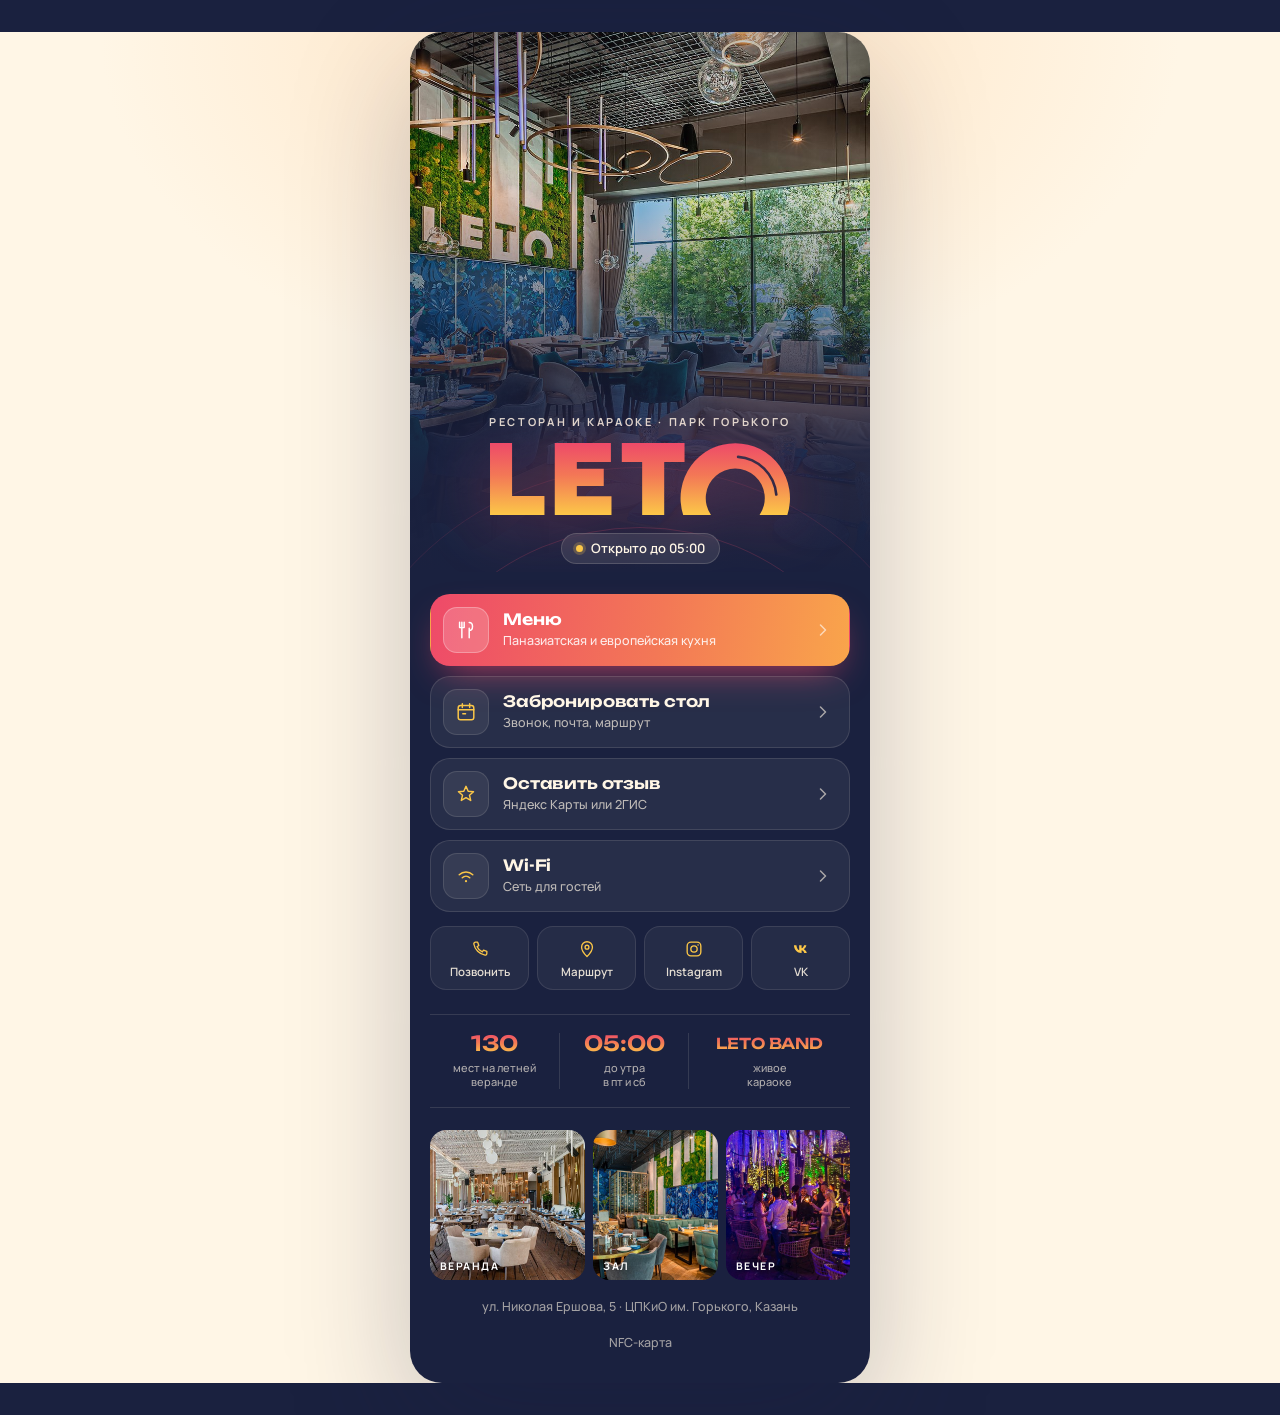
<file: index.html>
<!DOCTYPE html>
<html lang="ru">
<head>
  <meta charset="utf-8">
  <meta name="viewport" content="width=device-width, initial-scale=1, viewport-fit=cover">
  <meta name="theme-color" content="#1A213F">
  <title>LETO — ресторан и караоке в Парке Горького, Казань</title>
  <meta name="description" content="LETO в Парке Горького, Казань: меню, бронь стола, отзывы, Wi-Fi. ул. Николая Ершова, 5 · +7 (843) 202-20-20">
  <meta property="og:title" content="LETO · Парк Горького, Казань">
  <meta property="og:description" content="Меню, бронь стола, отзывы и Wi-Fi">
  <meta property="og:image" content="assets/img/hero.jpg">
  <link rel="icon" href="assets/favicon.svg" type="image/svg+xml">
  <link rel="apple-touch-icon" href="assets/apple-touch-icon.png">
  <link rel="stylesheet" href="assets/styles.css">
</head>
<body>
<div class="app">

  <!-- HOME -->
  <section id="home" class="page is-active">
    <div class="hero">
      <img class="hero__img" src="assets/img/hero.jpg" alt="Зал LETO: зелёная стена с вывеской, бирюзовые кресла, панорамные окна в парк">
      <div class="hero__shade" aria-hidden="true"></div>
      <div class="hero__rings" aria-hidden="true"><i></i><i></i><i></i><i></i></div>
      <div class="hero__content">
        <p class="eyebrow">Ресторан и караоке · Парк Горького</p>
        <h1 class="brand"><img src="assets/leto-logo.svg" alt="LETO" width="1047" height="250"></h1>
        <p class="status" id="status"><span class="status__dot"></span><span class="status__text">Ежедневно с 12:00</span></p>
      </div>
    </div>

    <div class="home-body">
      <nav class="actions" aria-label="Действия">
        <a class="btn btn--sun" href="#menu">
          <span class="btn__icon" aria-hidden="true"><svg viewBox="0 0 24 24"><path d="M5 3.6v5.8M7.5 3.6v5.8M10 3.6v5.8M5 9.4h5M7.5 9.4v11M15.5 20.4V10M15.5 3.8c2.5 0 3.6 1.8 3.6 4.3s-1.1 4.3-3.6 4.3"/></svg></span>
          <span class="btn__text"><span class="btn__label">Меню</span><span class="btn__sub">Паназиатская и европейская кухня</span></span>
          <span class="btn__chev" aria-hidden="true"><svg viewBox="0 0 24 24"><path d="M9 6l6 6-6 6"/></svg></span>
        </a>
        <a class="btn" href="#book">
          <span class="btn__icon" aria-hidden="true"><svg viewBox="0 0 24 24"><rect x="3.5" y="5" width="17" height="15.5" rx="2.5"/><path d="M3.5 9.5h17M8 3v4M16 3v4M8.5 14h3"/></svg></span>
          <span class="btn__text"><span class="btn__label">Забронировать стол</span><span class="btn__sub">Звонок, почта, маршрут</span></span>
          <span class="btn__chev" aria-hidden="true"><svg viewBox="0 0 24 24"><path d="M9 6l6 6-6 6"/></svg></span>
        </a>
        <a class="btn" href="#review">
          <span class="btn__icon" aria-hidden="true"><svg viewBox="0 0 24 24"><path d="M12 3.6 14.4 9l5.8.5-4.4 3.8 1.3 5.7L12 16l-5.1 3 1.3-5.7-4.4-3.8L9.6 9z"/></svg></span>
          <span class="btn__text"><span class="btn__label">Оставить отзыв</span><span class="btn__sub">Яндекс Карты или 2ГИС</span></span>
          <span class="btn__chev" aria-hidden="true"><svg viewBox="0 0 24 24"><path d="M9 6l6 6-6 6"/></svg></span>
        </a>
        <a class="btn" href="#wifi">
          <span class="btn__icon" aria-hidden="true"><svg viewBox="0 0 24 24"><path d="M4.6 10.6a10.6 10.6 0 0 1 14.8 0M7.9 13.9a6 6 0 0 1 8.2 0"/><circle cx="12" cy="17.6" r="1.2" class="fill"/></svg></span>
          <span class="btn__text"><span class="btn__label">Wi-Fi</span><span class="btn__sub">Сеть для гостей</span></span>
          <span class="btn__chev" aria-hidden="true"><svg viewBox="0 0 24 24"><path d="M9 6l6 6-6 6"/></svg></span>
        </a>
      </nav>

      <div class="quick" aria-label="Быстрые ссылки">
        <a href="tel:+78432022020"><svg viewBox="0 0 24 24"><path d="M6.6 3.8h2.6l1.4 4-2 1.4a11 11 0 0 0 6.2 6.2l1.4-2 4 1.4v2.6a2 2 0 0 1-2.2 2A16.5 16.5 0 0 1 4.6 6a2 2 0 0 1 2-2.2z"/></svg>Позвонить</a>
        <a href="https://yandex.ru/maps/-/CCUFvRqSDD" target="_blank" rel="noopener"><svg viewBox="0 0 24 24"><path d="M12 21s-6.5-6.4-6.5-11.2a6.5 6.5 0 0 1 13 0C18.5 14.6 12 21 12 21z"/><circle cx="12" cy="9.8" r="2.3"/></svg>Маршрут</a>
        <a href="https://instagram.com/leto.kzn" target="_blank" rel="noopener"><svg viewBox="0 0 24 24"><rect x="3.8" y="3.8" width="16.4" height="16.4" rx="4.6"/><circle cx="12" cy="12" r="3.8"/><circle cx="16.9" cy="7.1" r=".9" class="fill"/></svg>Instagram</a>
        <a href="https://vk.com/letokzn" target="_blank" rel="noopener"><svg viewBox="0 0 24 24"><path d="M3.5 7.5h3c.4 3.6 2 5.6 3.3 6V7.5h2.9v3.6c1.3-.2 2.6-1.8 3-3.6h2.8c-.4 2.2-2 4-3.1 4.7 1.1.5 2.9 2 3.6 4.5h-3.1c-.6-1.7-1.9-3-3.2-3.1v3.1h-.4c-5 0-8.3-3.5-8.8-9.2z" class="fill"/></svg>VK</a>
      </div>

      <ul class="facts">
        <li><b>130</b><span>мест на летней<br>веранде</span></li>
        <li><b>05:00</b><span>до утра<br>в пт и сб</span></li>
        <li><b>LETO&nbsp;BAND</b><span>живое<br>караоке</span></li>
      </ul>

      <div class="strip" aria-label="Атмосфера">
        <figure><img src="assets/img/veranda.jpg" alt="Летняя веранда LETO" loading="lazy"><figcaption>Веранда</figcaption></figure>
        <figure><img src="assets/img/hall.jpg" alt="Зал LETO" loading="lazy"><figcaption>Зал</figcaption></figure>
        <figure><img src="assets/img/night.jpg" alt="Вечер в LETO" loading="lazy"><figcaption>Вечер</figcaption></figure>
      </div>

      <p class="addr">ул. Николая Ершова, 5 · ЦПКиО им. Горького, Казань</p>
      <p class="addr"><a href="card.html">NFC-карта</a></p>
    </div>
  </section>

  <!-- MENU -->
  <section id="menu" class="page">
    <header class="topbar">
      <a class="back" href="#home" aria-label="Назад"><svg viewBox="0 0 24 24"><path d="M15 5 8 12l7 7"/></svg></a>
      <img class="topbar__logo" src="assets/leto-logo.svg" alt="LETO">
      <a class="topbar__act" href="tel:+78432022020" aria-label="Позвонить"><svg viewBox="0 0 24 24"><path d="M6.6 3.8h2.6l1.4 4-2 1.4a11 11 0 0 0 6.2 6.2l1.4-2 4 1.4v2.6a2 2 0 0 1-2.2 2A16.5 16.5 0 0 1 4.6 6a2 2 0 0 1 2-2.2z"/></svg></a>
    </header>
    <h1 class="title">Меню</h1>
    <p class="intro">Паназиатская и европейская кухня. Подборка шефа:</p>
    <div class="hls"><figure class="hl"><img src="assets/img/d-tataki.jpg" alt="Татаки из лосося" loading="lazy"><figcaption><span class="hl__name">Татаки из лосося</span><span class="hl__price">1 740 ₽</span></figcaption></figure><figure class="hl"><img src="assets/img/d-dragon.jpg" alt="Зелёный дракон" loading="lazy"><figcaption><span class="hl__name">Зелёный дракон</span><span class="hl__price">1 060 ₽</span></figcaption></figure><figure class="hl"><img src="assets/img/d-duck.jpg" alt="Утка по-пекински" loading="lazy"><figcaption><span class="hl__name">Утка по-пекински</span><span class="hl__price">2 500 ₽</span></figcaption></figure><figure class="hl"><img src="assets/img/d-tomyam.jpg" alt="Том ям" loading="lazy"><figcaption><span class="hl__name">Том ям</span><span class="hl__price">1 260 ₽</span></figcaption></figure><figure class="hl"><img src="assets/img/d-rib.jpg" alt="Томлёное ребро" loading="lazy"><figcaption><span class="hl__name">Томлёное ребро</span><span class="hl__price">2 440 ₽</span></figcaption></figure><figure class="hl"><img src="assets/img/d-dimsum.jpg" alt="Димсам сет на двоих" loading="lazy"><figcaption><span class="hl__name">Димсам сет на двоих</span><span class="hl__price">1 850 ₽</span></figcaption></figure></div>
    <nav class="tabs" id="tabs" aria-label="Разделы меню"><a href="#m-raw">Raw</a><a href="#m-jp">Японская</a><a href="#m-salads">Салаты</a><a href="#m-hotstart">Закуски</a><a href="#m-soups">Супы</a><a href="#m-wok">Вок и паста</a><a href="#m-pizza">Пицца</a><a href="#m-mains">Горячее</a><a href="#m-grill">Гриль</a><a href="#m-desserts">Десерты</a><a href="#m-drinks">Напитки</a></nav>
    <div class="menu">
      <section class="menu-sec" id="m-raw"><h2>Raw и холодное</h2><h3 class="menu-sub">Тартары и татаки</h3><div class="dish"><span class="dish__name">Татаки лосось, понзу, томаты</span><i class="dish__dots"></i><span class="dish__price">1 740</span></div>
<div class="dish"><span class="dish__name">Тартар из лосося, фисташковый террин</span><i class="dish__dots"></i><span class="dish__price">1 530</span></div>
<div class="dish"><span class="dish__name">Тартар из говядины с трюфелем и пармезаном</span><i class="dish__dots"></i><span class="dish__price">1 010</span></div>
<div class="dish"><span class="dish__name">Ассорти тартаров лосось, тунец, сибас</span><i class="dish__dots"></i><span class="dish__price">1 590</span></div><h3 class="menu-sub">Холодные закуски</h3><div class="dish"><span class="dish__name">Мраморный карп</span><i class="dish__dots"></i><span class="dish__price">2 900</span></div>
<div class="dish"><span class="dish__name">Брускетта с камчатским крабом</span><i class="dish__dots"></i><span class="dish__price">2 180</span></div>
<div class="dish"><span class="dish__name">Битые огурцы, кешью</span><i class="dish__dots"></i><span class="dish__price">620</span></div>
<div class="dish"><span class="dish__name">Брускетта с лососем</span><i class="dish__dots"></i><span class="dish__price">1 710</span></div>
<div class="dish"><span class="dish__name">Брускетта с говядиной</span><i class="dish__dots"></i><span class="dish__price">1 100</span></div></section>
<section class="menu-sec" id="m-jp"><h2>Японская кухня</h2><h3 class="menu-sub">Роллы</h3><div class="dish"><span class="dish__name">Лосось в японском стиле</span><i class="dish__dots"></i><span class="dish__price">1 150</span></div>
<div class="dish"><span class="dish__name">Лосось, авокадо</span><i class="dish__dots"></i><span class="dish__price">950</span></div>
<div class="dish"><span class="dish__name">Спайси краб, авокадо</span><i class="dish__dots"></i><span class="dish__price">990</span></div>
<div class="dish"><span class="dish__name">Филадельфия с лососем</span><i class="dish__dots"></i><span class="dish__price">1 610</span><span class="dish__desc">Лосось, сливочный сыр, авокадо, трюфельный соус</span></div>
<div class="dish"><span class="dish__name">Калифорния с крабом</span><i class="dish__dots"></i><span class="dish__price">1 250</span><span class="dish__desc">Камчатский краб, огурец, авокадо, тобико, соус юдзу</span></div>
<div class="dish"><span class="dish__name">Зелёный дракон</span><i class="dish__dots"></i><span class="dish__price">1 060</span><span class="dish__desc">Тигровая креветка, сливочный сыр, тобико, авокадо, огурец, соус унаги, тесто катаифи</span></div>
<div class="dish"><span class="dish__name">Красный дракон</span><i class="dish__dots"></i><span class="dish__price">1 710</span><span class="dish__desc">Лосось, тигровая креветка, сливочный сыр, угорь, тесто катаифи, тобико</span></div>
<div class="dish"><span class="dish__name">Золотой дракон</span><i class="dish__dots"></i><span class="dish__price">1 670</span><span class="dish__desc">Угорь, лосось, огурец, авокадо, тобико, соус унаги, тесто катаифи</span></div>
<div class="dish"><span class="dish__name">Китайский красный</span><i class="dish__dots"></i><span class="dish__price">890</span><span class="dish__desc">Камчатский краб, креветка, авокадо, кимчи, соус унаги, айоли, сладкий чили</span></div>
<div class="dish"><span class="dish__name">Креветка темпура</span><i class="dish__dots"></i><span class="dish__price">790</span><span class="dish__desc">Тигровая креветка, огурец, авокадо, шпинат, сливочный сыр, соус спайси, панировка фурикакэ</span></div>
<div class="dish"><span class="dish__name">Кагаси с опалённым лососем</span><i class="dish__dots"></i><span class="dish__price">1 370</span><span class="dish__desc">Лосось, сливочный сыр, соус юдзу</span></div>
<div class="dish"><span class="dish__name">Сахалин</span><i class="dish__dots"></i><span class="dish__price">2 060</span><span class="dish__desc">Камчатский краб, лосось, красная икра, авокадо, сладкий чили, терияки</span></div>
<div class="dish"><span class="dish__name">Темпура с красной икрой</span><i class="dish__dots"></i><span class="dish__price">1 810</span><span class="dish__desc">Угорь, лосось, сливочный сыр, шпинат, красная икра</span></div>
<div class="dish"><span class="dish__name">Темпура лосось-унаги</span><i class="dish__dots"></i><span class="dish__price">1 340</span><span class="dish__desc">Лосось, угорь, сливочный сыр, тобико, авокадо</span></div>
<div class="dish"><span class="dish__name">Сет дракон</span><i class="dish__dots"></i><span class="dish__price">5 300</span><span class="dish__desc">Роллы: «Золотой», «Красный», «Зелёный» · суши: креветка, лосось, угорь</span></div>
<div class="dish"><span class="dish__name">Сет LETO</span><i class="dish__dots"></i><span class="dish__price">10 800</span><span class="dish__desc">Роллы: Калифорния, Филадельфия, золотой дракон, китайский красный, хрустящий тунец, креветка темпура</span></div><h3 class="menu-sub">Хендроллы</h3><div class="dish"><span class="dish__name">Хендроллы с лососем</span><i class="dish__dots"></i><span class="dish__price">880</span></div>
<div class="dish"><span class="dish__name">Хендроллы с тунцом</span><i class="dish__dots"></i><span class="dish__price">710</span></div>
<div class="dish"><span class="dish__name">Хендроллы с угрем</span><i class="dish__dots"></i><span class="dish__price">710</span></div>
<div class="dish"><span class="dish__name">Хендроллы с гребешком</span><i class="dish__dots"></i><span class="dish__price">710</span></div>
<div class="dish"><span class="dish__name">Хендроллы с креветкой</span><i class="dish__dots"></i><span class="dish__price">710</span></div>
<div class="dish"><span class="dish__name">Хендроллы с крабом</span><i class="dish__dots"></i><span class="dish__price">880</span></div><h3 class="menu-sub">Сашими</h3><div class="dish"><span class="dish__name">Сашими с лососем</span><i class="dish__dots"></i><span class="dish__price">920</span></div>
<div class="dish"><span class="dish__name">Сашими с тунцом</span><i class="dish__dots"></i><span class="dish__price">830</span></div>
<div class="dish"><span class="dish__name">Сашими с угрем</span><i class="dish__dots"></i><span class="dish__price">830</span></div>
<div class="dish"><span class="dish__name">Сашими с гребешком</span><i class="dish__dots"></i><span class="dish__price">920</span></div><h3 class="menu-sub">Антисуши</h3><div class="dish"><span class="dish__name">Антисуши · гребешок</span><i class="dish__dots"></i><span class="dish__price">590</span></div>
<div class="dish"><span class="dish__name">Антисуши · лосось</span><i class="dish__dots"></i><span class="dish__price">590</span></div>
<div class="dish"><span class="dish__name">Антисуши · тунец</span><i class="dish__dots"></i><span class="dish__price">590</span></div>
<div class="dish"><span class="dish__name">Антисуши · угорь</span><i class="dish__dots"></i><span class="dish__price">590</span></div><h3 class="menu-sub">Суши</h3><div class="dish"><span class="dish__name">Суши с лососем</span><i class="dish__dots"></i><span class="dish__price">450</span></div>
<div class="dish"><span class="dish__name">Суши с гребешком</span><i class="dish__dots"></i><span class="dish__price">450</span></div>
<div class="dish"><span class="dish__name">Суши с угрем</span><i class="dish__dots"></i><span class="dish__price">450</span></div>
<div class="dish"><span class="dish__name">Суши с креветкой</span><i class="dish__dots"></i><span class="dish__price">450</span></div>
<div class="dish"><span class="dish__name">Суши с тунцом</span><i class="dish__dots"></i><span class="dish__price">450</span></div><h3 class="menu-sub">Гунканы</h3><div class="dish"><span class="dish__name">Гунканы с лососем</span><i class="dish__dots"></i><span class="dish__price">460</span></div>
<div class="dish"><span class="dish__name">Гунканы с тунцом</span><i class="dish__dots"></i><span class="dish__price">460</span></div>
<div class="dish"><span class="dish__name">Гунканы с угрем</span><i class="dish__dots"></i><span class="dish__price">460</span></div>
<div class="dish"><span class="dish__name">Гунканы с гребешком</span><i class="dish__dots"></i><span class="dish__price">460</span></div>
<div class="dish"><span class="dish__name">Гунканы с креветкой</span><i class="dish__dots"></i><span class="dish__price">460</span></div>
<div class="dish"><span class="dish__name">Гунканы с крабом</span><i class="dish__dots"></i><span class="dish__price">460</span></div></section>
<section class="menu-sec" id="m-salads"><h2>Салаты</h2><div class="dish"><span class="dish__name">Тёплый салат с говядиной</span><i class="dish__dots"></i><span class="dish__price">1 490</span></div>
<div class="dish"><span class="dish__name">Салат с морепродуктами и манго</span><i class="dish__dots"></i><span class="dish__price">1 630</span></div>
<div class="dish"><span class="dish__name">Большой греческий</span><i class="dish__dots"></i><span class="dish__price">1 460</span></div>
<div class="dish"><span class="dish__name">Салат с креветками, авокадо, шпинат</span><i class="dish__dots"></i><span class="dish__price">1 010</span></div>
<div class="dish"><span class="dish__name">Салат с крабом, авокадо</span><i class="dish__dots"></i><span class="dish__price">2 220</span></div>
<div class="dish"><span class="dish__name">Салат с телятиной, горчичная заправка, пармезан</span><i class="dish__dots"></i><span class="dish__price">890</span></div>
<div class="dish"><span class="dish__name">Цезарь креветки</span><i class="dish__dots"></i><span class="dish__price">990</span></div>
<div class="dish"><span class="dish__name">Цезарь курица</span><i class="dish__dots"></i><span class="dish__price">800</span></div>
<div class="dish"><span class="dish__name">Микс с томатами, авокадо, киноа</span><i class="dish__dots"></i><span class="dish__price">930</span></div>
<div class="dish"><span class="dish__name">Салат с хрустящей уткой и гранатом</span><i class="dish__dots"></i><span class="dish__price">940</span></div>
<div class="dish"><span class="dish__name">Зелёный с пармезаном и соусом каламанси</span><i class="dish__dots"></i><span class="dish__price">940</span></div></section>
<section class="menu-sec" id="m-hotstart"><h2>Закуски и димсамы</h2><h3 class="menu-sub">Горячие закуски</h3><div class="dish"><span class="dish__name">Корюшка балтийская с соусом тартар</span><i class="dish__dots"></i><span class="dish__price">950</span></div>
<div class="dish"><span class="dish__name">Эдамамэ в соли</span><i class="dish__dots"></i><span class="dish__price">540</span></div>
<div class="dish"><span class="dish__name">Эдамамэ чили гарлик</span><i class="dish__dots"></i><span class="dish__price">540</span></div>
<div class="dish"><span class="dish__name">Креветки васаби</span><i class="dish__dots"></i><span class="dish__price">1 090</span></div>
<div class="dish"><span class="dish__name">Креветки том ям</span><i class="dish__dots"></i><span class="dish__price">1 090</span></div>
<div class="dish"><span class="dish__name">Поп-корн из креветок, соус айоли</span><i class="dish__dots"></i><span class="dish__price">830</span></div>
<div class="dish"><span class="dish__name">Хрустящие баклажаны, томаты, сладкий чили</span><i class="dish__dots"></i><span class="dish__price">660</span></div>
<div class="dish"><span class="dish__name">Мини чебуреки с крабом и креветкой</span><i class="dish__dots"></i><span class="dish__price">830</span></div><h3 class="menu-sub">Димсамы</h3><div class="dish"><span class="dish__name">Димсам с креветкой</span><i class="dish__dots"></i><span class="dish__price">620</span></div>
<div class="dish"><span class="dish__name">Димсам с крабом</span><i class="dish__dots"></i><span class="dish__price">1 130</span></div>
<div class="dish"><span class="dish__name">Креветка, гребешок</span><i class="dish__dots"></i><span class="dish__price">800</span></div>
<div class="dish"><span class="dish__name">Баранина, паста чёрного трюфеля</span><i class="dish__dots"></i><span class="dish__price">610</span></div>
<div class="dish"><span class="dish__name">Запечённый с говядиной</span><i class="dish__dots"></i><span class="dish__price">890</span></div>
<div class="dish"><span class="dish__name">Гёдзе с цыплёнком</span><i class="dish__dots"></i><span class="dish__price">550</span></div>
<div class="dish"><span class="dish__name">Димсам сет на одного</span><i class="dish__dots"></i><span class="dish__price">940</span></div>
<div class="dish"><span class="dish__name">Димсам сет на двоих</span><i class="dish__dots"></i><span class="dish__price">1 850</span></div></section>
<section class="menu-sec" id="m-soups"><h2>Супы</h2><div class="dish"><span class="dish__name">Рамен с уткой</span><i class="dish__dots"></i><span class="dish__price">820</span></div>
<div class="dish"><span class="dish__name">Том ям</span><i class="dish__dots"></i><span class="dish__price">1 260</span></div>
<div class="dish"><span class="dish__name">Вонтон</span><i class="dish__dots"></i><span class="dish__price">760</span></div>
<div class="dish"><span class="dish__name">Куриная лапша</span><i class="dish__dots"></i><span class="dish__price">480</span></div>
<div class="dish"><span class="dish__name">Борщ</span><i class="dish__dots"></i><span class="dish__price">720</span></div></section>
<section class="menu-sec" id="m-wok"><h2>Вок и паста</h2><h3 class="menu-sub">Вок</h3><div class="dish"><span class="dish__name">Лапша по-сингапурски</span><i class="dish__dots"></i><span class="dish__price">720</span></div>
<div class="dish"><span class="dish__name">Рис с морепродуктами</span><i class="dish__dots"></i><span class="dish__price">1 180</span></div>
<div class="dish"><span class="dish__name">Удон с цыплёнком, японский соус</span><i class="dish__dots"></i><span class="dish__price">1 130</span></div><h3 class="menu-sub">Паста и равиоли</h3><div class="dish"><span class="dish__name">Паста с камчатским крабом</span><i class="dish__dots"></i><span class="dish__price">1 900</span></div>
<div class="dish"><span class="dish__name">Спагетти карбонара с говяжьим беконом</span><i class="dish__dots"></i><span class="dish__price">1 250</span></div>
<div class="dish"><span class="dish__name">Тальятелле с креветками в соусе томатный биск</span><i class="dish__dots"></i><span class="dish__price">1 570</span></div>
<div class="dish"><span class="dish__name">Гарганелли с говяжьими щёчками в сливочно-трюфельном соусе</span><i class="dish__dots"></i><span class="dish__price">1 530</span></div></section>
<section class="menu-sec" id="m-pizza"><h2>Пицца</h2><div class="dish"><span class="dish__name">Груша и горгонзола</span><i class="dish__dots"></i><span class="dish__price">1 440</span></div>
<div class="dish"><span class="dish__name">Пепперони</span><i class="dish__dots"></i><span class="dish__price">1 040</span></div>
<div class="dish"><span class="dish__name">Барбекю</span><i class="dish__dots"></i><span class="dish__price">1 770</span></div>
<div class="dish"><span class="dish__name">Четыре сыра</span><i class="dish__dots"></i><span class="dish__price">1 210</span></div>
<div class="dish"><span class="dish__name">Маргарита</span><i class="dish__dots"></i><span class="dish__price">990</span></div>
<div class="dish"><span class="dish__name">Фокачча пармезан</span><i class="dish__dots"></i><span class="dish__price">410</span></div>
<div class="dish"><span class="dish__name">Фокачча песто</span><i class="dish__dots"></i><span class="dish__price">410</span></div></section>
<section class="menu-sec" id="m-mains"><h2>Горячее</h2><div class="dish"><span class="dish__name">Медальоны из говядины, картофельный гратен</span><i class="dish__dots"></i><span class="dish__price">2 160</span></div>
<div class="dish"><span class="dish__name">Утиная грудка, пюре из молодой моркови, чатни из персиков</span><i class="dish__dots"></i><span class="dish__price">1 540</span></div>
<div class="dish"><span class="dish__name">Утка по-пекински</span><i class="dish__dots"></i><span class="dish__price">2 500</span></div>
<div class="dish"><span class="dish__name">Томлёное ребро в соусе «Бароло»</span><i class="dish__dots"></i><span class="dish__price">2 440</span></div>
<div class="dish"><span class="dish__name">Бургер с мраморной говядиной</span><i class="dish__dots"></i><span class="dish__price">1 880</span></div>
<div class="dish"><span class="dish__name">Стейк лосось, ризотто из булгура</span><i class="dish__dots"></i><span class="dish__price">2 310</span></div>
<div class="dish"><span class="dish__name">Филе сибаса с авокадо, томатами и соусом сливочный мисо</span><i class="dish__dots"></i><span class="dish__price">1 820</span></div>
<div class="dish"><span class="dish__name">Говяжьи щёчки с полбой</span><i class="dish__dots"></i><span class="dish__price">1 720</span></div>
<div class="dish"><span class="dish__name">Филе судака с запечёнными овощами и сливочно-томатным соусом</span><i class="dish__dots"></i><span class="dish__price">1 640</span></div>
<div class="dish"><span class="dish__name">Шаурма с камчатским крабом, авокадо, томатами и соусом айоли</span><i class="dish__dots"></i><span class="dish__price">1 520</span></div></section>
<section class="menu-sec" id="m-grill"><h2>Гриль</h2><h3 class="menu-sub">Гриль</h3><div class="dish"><span class="dish__name">Каре ягнёнка</span><i class="dish__dots"></i><span class="dish__price">2 230</span></div>
<div class="dish"><span class="dish__name">Филе миньон</span><i class="dish__dots"></i><span class="dish__price">2 230</span></div>
<div class="dish"><span class="dish__name">Рибай</span><i class="dish__dots"></i><span class="dish__price">4 540</span></div>
<div class="dish"><span class="dish__name">Стриплойн</span><i class="dish__dots"></i><span class="dish__price">3 010</span></div>
<div class="dish"><span class="dish__name">Вырезка конины</span><i class="dish__dots"></i><span class="dish__price">1 860</span></div>
<div class="dish"><span class="dish__name">Лосось</span><i class="dish__dots"></i><span class="dish__price">2 360</span></div>
<div class="dish"><span class="dish__name">Дорадо</span><i class="dish__dots"></i><span class="dish__price">1 780</span></div>
<div class="dish"><span class="dish__name">Сибас</span><i class="dish__dots"></i><span class="dish__price">1 780</span></div>
<div class="dish"><span class="dish__name">Шашлык из баранины</span><i class="dish__dots"></i><span class="dish__price">2 050</span></div>
<div class="dish"><span class="dish__name">Шашлык из говядины</span><i class="dish__dots"></i><span class="dish__price">2 050</span></div>
<div class="dish"><span class="dish__name">Шашлык из курицы</span><i class="dish__dots"></i><span class="dish__price">1 030</span></div>
<div class="dish"><span class="dish__name">Люля-кебаб из баранины</span><i class="dish__dots"></i><span class="dish__price">1 400</span></div>
<div class="dish"><span class="dish__name">Люля-кебаб из курицы</span><i class="dish__dots"></i><span class="dish__price">1 060</span></div><h3 class="menu-sub">Гарниры</h3><div class="dish"><span class="dish__name">Кукуруза гриль</span><i class="dish__dots"></i><span class="dish__price">500</span></div>
<div class="dish"><span class="dish__name">Овощи гриль</span><i class="dish__dots"></i><span class="dish__price">410</span></div>
<div class="dish"><span class="dish__name">Печёный картофель</span><i class="dish__dots"></i><span class="dish__price">380</span></div>
<div class="dish"><span class="dish__name">Батат фри</span><i class="dish__dots"></i><span class="dish__price">480</span></div><h3 class="menu-sub">Соусы</h3><div class="dish"><span class="dish__name">Соус трюфельный</span><i class="dish__dots"></i><span class="dish__price">140</span></div>
<div class="dish"><span class="dish__name">Соус сырный</span><i class="dish__dots"></i><span class="dish__price">140</span></div>
<div class="dish"><span class="dish__name">Соус сливочный том ям</span><i class="dish__dots"></i><span class="dish__price">140</span></div>
<div class="dish"><span class="dish__name">Соус перечный</span><i class="dish__dots"></i><span class="dish__price">140</span></div>
<div class="dish"><span class="dish__name">Соус терияки</span><i class="dish__dots"></i><span class="dish__price">140</span></div>
<div class="dish"><span class="dish__name">Соус понзу</span><i class="dish__dots"></i><span class="dish__price">140</span></div></section>
<section class="menu-sec" id="m-desserts"><h2>Десерты</h2><div class="dish"><span class="dish__name">Меренгата с фисташками</span><i class="dish__dots"></i><span class="dish__price">560</span></div>
<div class="dish"><span class="dish__name">Шоколадное облако</span><i class="dish__dots"></i><span class="dish__price">890</span></div>
<div class="dish"><span class="dish__name">Шоколадный фондан</span><i class="dish__dots"></i><span class="dish__price">830</span></div>
<div class="dish"><span class="dish__name">Щербет</span><i class="dish__dots"></i><span class="dish__price">720</span></div>
<div class="dish"><span class="dish__name">Вагаси моти</span><i class="dish__dots"></i><span class="dish__price">440</span><span class="dish__desc">Солёная карамель</span></div>
<div class="dish"><span class="dish__name">Фруктовая тарелка</span><i class="dish__dots"></i><span class="dish__price">3 400</span></div>
<div class="dish"><span class="dish__name">Ягодная тарелка</span><i class="dish__dots"></i><span class="dish__price">3 400</span></div>
<div class="dish"><span class="dish__name">Медовик с фундуком</span><i class="dish__dots"></i><span class="dish__price">690</span></div>
<div class="dish"><span class="dish__name">Чизкейк Сан-Себастьян с шоколадным соусом</span><i class="dish__dots"></i><span class="dish__price">580</span></div></section>
<section class="menu-sec" id="m-drinks"><h2>Напитки</h2><div class="dish"><span class="dish__name">Кока-Кола</span><i class="dish__dots"></i><span class="dish__price">230</span><span class="dish__desc">330 мл</span></div>
<div class="dish"><span class="dish__name">Спрайт</span><i class="dish__dots"></i><span class="dish__price">230</span><span class="dish__desc">330 мл</span></div>
<div class="dish"><span class="dish__name">Бона Аква негазированная</span><i class="dish__dots"></i><span class="dish__price">220</span><span class="dish__desc">330 мл</span></div>
<div class="dish"><span class="dish__name">Свежевыжатый сок · апельсин</span><i class="dish__dots"></i><span class="dish__price">480</span><span class="dish__desc">250 мл</span></div>
<div class="dish"><span class="dish__name">Свежевыжатый сок · яблоко</span><i class="dish__dots"></i><span class="dish__price">460</span><span class="dish__desc">250 мл</span></div>
<div class="dish"><span class="dish__name">Свежевыжатый сок · морковь</span><i class="dish__dots"></i><span class="dish__price">460</span><span class="dish__desc">250 мл</span></div>
<div class="dish"><span class="dish__name">Свежевыжатый сок · грейпфрут</span><i class="dish__dots"></i><span class="dish__price">460</span><span class="dish__desc">250 мл</span></div>
<div class="dish"><span class="dish__name">Свежевыжатый сок · сельдерей</span><i class="dish__dots"></i><span class="dish__price">530</span><span class="dish__desc">250 мл</span></div>
<div class="dish"><span class="dish__name">Свежевыжатый сок · ананас</span><i class="dish__dots"></i><span class="dish__price">890</span><span class="dish__desc">250 мл</span></div>
<div class="dish"><span class="dish__name">Ред Булл</span><i class="dish__dots"></i><span class="dish__price">370</span><span class="dish__desc">250 мл</span></div>
<div class="dish"><span class="dish__name">Сок Рич в ассортименте</span><i class="dish__dots"></i><span class="dish__price">240</span><span class="dish__desc">200 мл</span></div>
<div class="dish"><span class="dish__name">Клюквенный морс</span><i class="dish__dots"></i><span class="dish__price">250</span><span class="dish__desc">250 мл</span></div>
<div class="dish"><span class="dish__name">Клюквенный морс</span><i class="dish__dots"></i><span class="dish__price">800</span><span class="dish__desc">1000 мл</span></div>
<div class="dish"><span class="dish__name">Облепиховый морс</span><i class="dish__dots"></i><span class="dish__price">250</span><span class="dish__desc">250 мл</span></div>
<div class="dish"><span class="dish__name">Облепиховый морс</span><i class="dish__dots"></i><span class="dish__price">800</span><span class="dish__desc">1000 мл</span></div>
<div class="dish"><span class="dish__name">Детокс имбирь, лимон, мёд</span><i class="dish__dots"></i><span class="dish__price">160</span><span class="dish__desc">250 мл</span></div>
<div class="dish"><span class="dish__name">Смузи манго, маракуйя, чиа</span><i class="dish__dots"></i><span class="dish__price">410</span><span class="dish__desc">250 мл</span></div>
<div class="dish"><span class="dish__name">Американо</span><i class="dish__dots"></i><span class="dish__price">220</span><span class="dish__desc">100 мл</span></div>
<div class="dish"><span class="dish__name">Капучино на растительном молоке</span><i class="dish__dots"></i><span class="dish__price">330</span><span class="dish__desc">250 мл</span></div>
<div class="dish"><span class="dish__name">Боржоми</span><i class="dish__dots"></i><span class="dish__price">490</span><span class="dish__desc">500 мл</span></div>
<div class="dish"><span class="dish__name">Капучино</span><i class="dish__dots"></i><span class="dish__price">240</span><span class="dish__desc">250 мл</span></div>
<div class="dish"><span class="dish__name">Милкшейк шоколадный</span><i class="dish__dots"></i><span class="dish__price">350</span><span class="dish__desc">250 мл</span></div>
<div class="dish"><span class="dish__name">Милкшейк Орео</span><i class="dish__dots"></i><span class="dish__price">550</span><span class="dish__desc">300 мл</span></div>
<div class="dish"><span class="dish__name">Милкшейк Сникерс</span><i class="dish__dots"></i><span class="dish__price">550</span><span class="dish__desc">300 мл</span></div>
<div class="dish"><span class="dish__name">Пиво б/а Стелла Артуа</span><i class="dish__dots"></i><span class="dish__price">320</span><span class="dish__desc">400 мл</span></div>
<div class="dish"><span class="dish__name">Пиво б/а Клаусталер оригинал</span><i class="dish__dots"></i><span class="dish__price">460</span><span class="dish__desc">330 мл</span></div></section>
      <p class="menu-note">Цены в рублях по меню доставки на restoleto.ru (ноябрь 2026). В зале цены и наличие уточняйте у официанта. Полное меню ресторана, бар и винная карта — на <a href="https://restoleto.ru/" target="_blank" rel="noopener">restoleto.ru</a>.</p>
    </div>
  </section>

  <!-- REVIEW -->
  <section id="review" class="page">
    <header class="topbar">
      <a class="back" href="#home" aria-label="Назад"><svg viewBox="0 0 24 24"><path d="M15 5 8 12l7 7"/></svg></a>
      <img class="topbar__logo" src="assets/leto-logo.svg" alt="LETO">
      <span class="topbar__spacer"></span>
    </header>
    <figure class="banner"><img src="assets/img/serve.jpg" alt="Подача блюд в LETO"></figure>
    <h1 class="title">Как вам вечер?</h1>
    <p class="intro">Поставьте оценку и выберите, где оставить отзыв. Это займёт минуту.</p>
    <div class="stars" role="group" aria-label="Оценка от 1 до 5">
      <button class="star" type="button" data-value="1" aria-label="1 из 5"><svg viewBox="0 0 24 24"><path d="M12 3.2 14.6 9l6.2.6-4.7 4.1 1.5 6.1L12 16.8 6.4 19.8 7.9 13.7 3.2 9.6 9.4 9z"/></svg></button><button class="star" type="button" data-value="2" aria-label="2 из 5"><svg viewBox="0 0 24 24"><path d="M12 3.2 14.6 9l6.2.6-4.7 4.1 1.5 6.1L12 16.8 6.4 19.8 7.9 13.7 3.2 9.6 9.4 9z"/></svg></button><button class="star" type="button" data-value="3" aria-label="3 из 5"><svg viewBox="0 0 24 24"><path d="M12 3.2 14.6 9l6.2.6-4.7 4.1 1.5 6.1L12 16.8 6.4 19.8 7.9 13.7 3.2 9.6 9.4 9z"/></svg></button><button class="star" type="button" data-value="4" aria-label="4 из 5"><svg viewBox="0 0 24 24"><path d="M12 3.2 14.6 9l6.2.6-4.7 4.1 1.5 6.1L12 16.8 6.4 19.8 7.9 13.7 3.2 9.6 9.4 9z"/></svg></button><button class="star" type="button" data-value="5" aria-label="5 из 5"><svg viewBox="0 0 24 24"><path d="M12 3.2 14.6 9l6.2.6-4.7 4.1 1.5 6.1L12 16.8 6.4 19.8 7.9 13.7 3.2 9.6 9.4 9z"/></svg></button>
    </div>
    <p class="rating-hint" id="rating-hint" aria-live="polite">&nbsp;</p>
    <div class="links">
      <a class="btn btn--plain" href="https://yandex.ru/maps/org/leto/117628260091/reviews/" target="_blank" rel="noopener">
        <span class="svc svc--yandex" aria-hidden="true"><svg viewBox="0 0 24 24"><path d="M12 2.8c-3.6 0-6.5 2.8-6.5 6.6 0 4.6 6.5 11.8 6.5 11.8s6.5-7.2 6.5-11.8c0-3.8-2.9-6.6-6.5-6.6zm0 9a2.4 2.4 0 1 1 0-4.8 2.4 2.4 0 0 1 0 4.8z"/></svg></span>
        <span class="btn__text"><span class="btn__label">Яндекс Карты</span><span class="btn__sub">5,0 · 5 147 оценок</span></span>
        <span class="btn__chev" aria-hidden="true"><svg viewBox="0 0 24 24"><path d="M7 17 17 7M9 7h8v8"/></svg></span>
      </a>
      <a class="btn btn--plain" href="https://2gis.ru/kazan/firm/2956015536445311/tab/reviews" target="_blank" rel="noopener">
        <span class="svc svc--gis" aria-hidden="true"><svg viewBox="0 0 24 24"><path d="M8.2 8c.2-2.05 1.9-3.45 4.25-3.45 2.4 0 4.15 1.4 4.15 3.45 0 1.9-1.05 2.95-3.35 4.4L9 15.4v.2h8.1"/></svg></span>
        <span class="btn__text"><span class="btn__label">2ГИС</span><span class="btn__sub">4,8 · 1 625 оценок</span></span>
        <span class="btn__chev" aria-hidden="true"><svg viewBox="0 0 24 24"><path d="M7 17 17 7M9 7h8v8"/></svg></span>
      </a>
    </div>
    <p class="foot">Рейтинги по данным площадок на 17.11.2026</p>
  </section>

  <!-- BOOK / CONTACTS -->
  <section id="book" class="page">
    <header class="topbar">
      <a class="back" href="#home" aria-label="Назад"><svg viewBox="0 0 24 24"><path d="M15 5 8 12l7 7"/></svg></a>
      <img class="topbar__logo" src="assets/leto-logo.svg" alt="LETO">
      <span class="topbar__spacer"></span>
    </header>
    <figure class="banner banner--short"><img src="assets/img/veranda.jpg" alt="Летняя веранда LETO"></figure>
    <h1 class="title">Бронь и контакты</h1>
    <p class="intro">Резерв стола по телефону. В пятницу и субботу лучше бронировать заранее.</p>
    <div class="links">
      <a class="btn btn--sun" href="tel:+78432022020">
        <span class="btn__icon" aria-hidden="true"><svg viewBox="0 0 24 24"><path d="M6.6 3.8h2.6l1.4 4-2 1.4a11 11 0 0 0 6.2 6.2l1.4-2 4 1.4v2.6a2 2 0 0 1-2.2 2A16.5 16.5 0 0 1 4.6 6a2 2 0 0 1 2-2.2z"/></svg></span>
        <span class="btn__text"><span class="btn__label">+7 (843) 202-20-20</span><span class="btn__sub">Позвонить и забронировать</span></span>
        <span class="btn__chev" aria-hidden="true"><svg viewBox="0 0 24 24"><path d="M9 6l6 6-6 6"/></svg></span>
      </a>
      <a class="btn btn--plain" href="mailto:reserv@restoleto.ru?subject=%D0%91%D1%80%D0%BE%D0%BD%D1%8C%20%D1%81%D1%82%D0%BE%D0%BB%D0%B0">
        <span class="btn__icon" aria-hidden="true"><svg viewBox="0 0 24 24"><rect x="3.5" y="5.5" width="17" height="13" rx="2.5"/><path d="m4.5 7 7.5 6 7.5-6"/></svg></span>
        <span class="btn__text"><span class="btn__label">reserv@restoleto.ru</span><span class="btn__sub">Бронь по почте</span></span>
        <span class="btn__chev" aria-hidden="true"><svg viewBox="0 0 24 24"><path d="M9 6l6 6-6 6"/></svg></span>
      </a>
      <a class="btn btn--plain" href="https://yandex.ru/maps/-/CCUFvRqSDD" target="_blank" rel="noopener">
        <span class="btn__icon" aria-hidden="true"><svg viewBox="0 0 24 24"><path d="M12 21s-6.5-6.4-6.5-11.2a6.5 6.5 0 0 1 13 0C18.5 14.6 12 21 12 21z"/><circle cx="12" cy="9.8" r="2.3"/></svg></span>
        <span class="btn__text"><span class="btn__label">ул. Николая Ершова, 5</span><span class="btn__sub">ЦПКиО им. Горького · маршрут</span></span>
        <span class="btn__chev" aria-hidden="true"><svg viewBox="0 0 24 24"><path d="M7 17 17 7M9 7h8v8"/></svg></span>
      </a>
    </div>
    <div class="card-info">
      <h2>Часы работы</h2>
      <dl class="hours">
        <div data-days="0,1,2,3,4"><dt>Воскресенье — четверг</dt><dd>12:00 — 00:00</dd></div>
        <div data-days="5,6"><dt>Пятница, суббота</dt><dd>12:00 — 05:00</dd></div>
        <div><dt>Доставка, ежедневно</dt><dd>12:00 — 22:00</dd></div>
      </dl>
      <h2>Парковка</h2>
      <p>Въезд со стороны улицы Подлужной, через шлагбаум.</p>
    </div>
    <div class="socials">
      <a href="https://instagram.com/leto.kzn" target="_blank" rel="noopener">Instagram<span>@leto.kzn</span></a>
      <a href="https://vk.com/letokzn" target="_blank" rel="noopener">ВКонтакте<span>letokzn</span></a>
      <a href="https://restoleto.ru/" target="_blank" rel="noopener">Сайт<span>restoleto.ru</span></a>
    </div>
  </section>

  <!-- WIFI -->
  <section id="wifi" class="page">
    <header class="topbar">
      <a class="back" href="#home" aria-label="Назад"><svg viewBox="0 0 24 24"><path d="M15 5 8 12l7 7"/></svg></a>
      <img class="topbar__logo" src="assets/leto-logo.svg" alt="LETO">
      <span class="topbar__spacer"></span>
    </header>
    <figure class="banner banner--short"><img src="assets/img/hall.jpg" alt="Зал LETO"></figure>
    <h1 class="title">Wi-Fi для гостей</h1>
    <p class="intro">Выберите сеть в настройках телефона и вставьте пароль.</p>
    <div class="wifi">
      <div class="wifi__row">
        <div class="wifi__text"><span class="wifi__label">Сеть</span><span class="wifi__value">LETO_Guest</span></div>
        <button class="copy" type="button" data-copy="LETO_Guest" aria-label="Скопировать имя сети"><svg viewBox="0 0 24 24" class="i-copy"><rect x="8.5" y="8.5" width="11" height="11" rx="2"/><path d="M6 15.5h-.5A2.5 2.5 0 0 1 3 13V5.5A2.5 2.5 0 0 1 5.5 3H13a2.5 2.5 0 0 1 2.5 2.5V6"/></svg><svg viewBox="0 0 24 24" class="i-check" hidden><path d="M5 12.5 10 17.5 19 7.5"/></svg></button>
      </div>
      <div class="wifi__row">
        <div class="wifi__text"><span class="wifi__label">Пароль</span><span class="wifi__value">leto2026</span></div>
        <button class="copy copy--wide" type="button" data-copy="leto2026" aria-label="Скопировать пароль"><svg viewBox="0 0 24 24" class="i-copy"><rect x="8.5" y="8.5" width="11" height="11" rx="2"/><path d="M6 15.5h-.5A2.5 2.5 0 0 1 3 13V5.5A2.5 2.5 0 0 1 5.5 3H13a2.5 2.5 0 0 1 2.5 2.5V6"/></svg><svg viewBox="0 0 24 24" class="i-check" hidden><path d="M5 12.5 10 17.5 19 7.5"/></svg><span class="copy__txt" data-done="Скопировано">Копировать</span></button>
      </div>
    </div>
    <ol class="steps">
      <li>Откройте «Настройки» → Wi-Fi</li>
      <li>Выберите сеть <b>LETO_Guest</b></li>
      <li>Вставьте скопированный пароль</li>
    </ol>
    <p class="foot">демо · имя сети и пароль — заглушки, заменить на реальные</p>
  </section>

</div>
<div class="toast" id="toast" role="status" aria-live="polite"></div>
<script src="assets/app.js"></script>
</body>
</html>
</file>
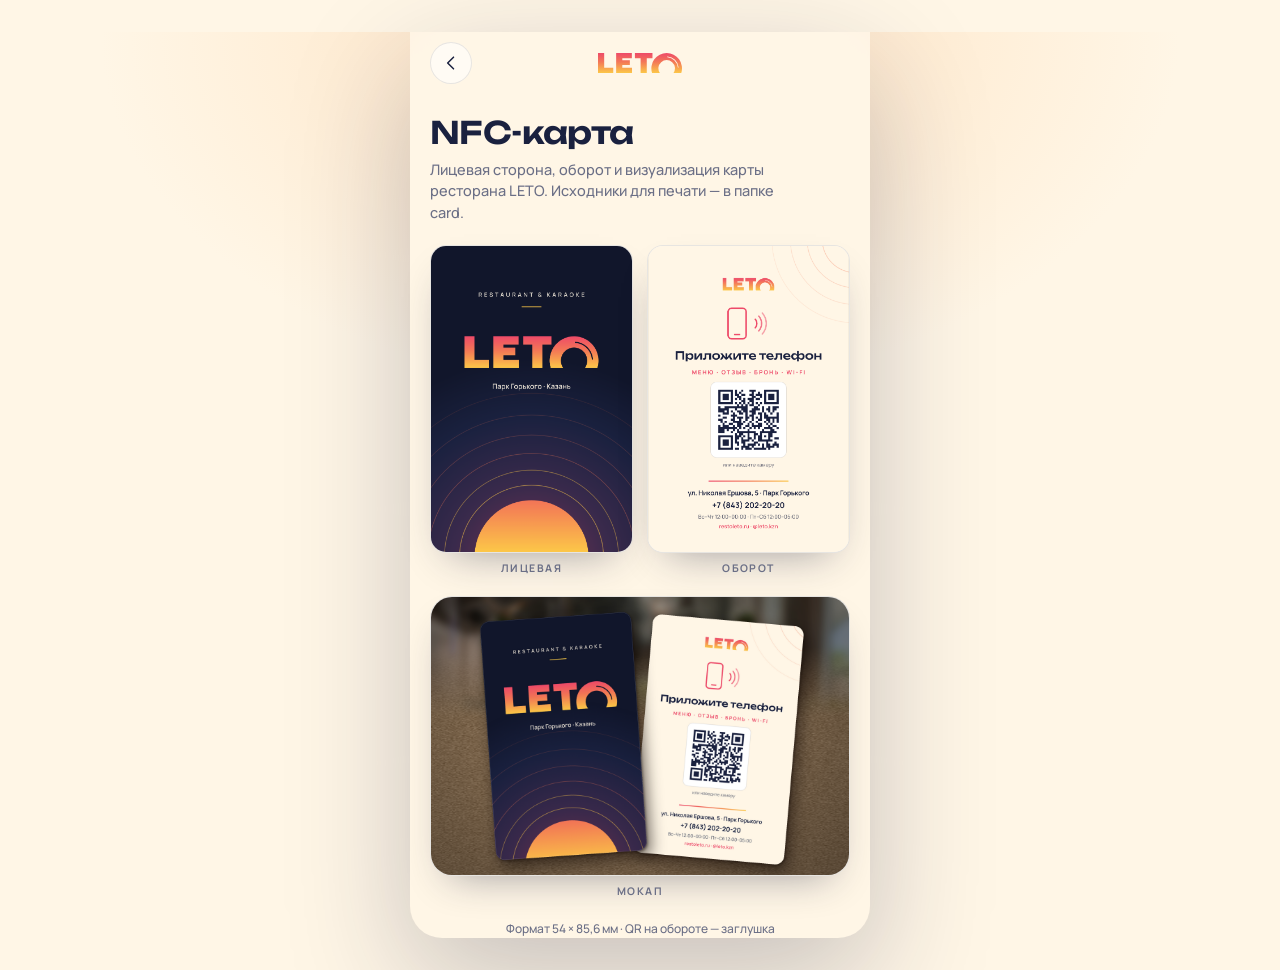
<file: card.html>
<!DOCTYPE html>
<html lang="ru">
<head>
  <meta charset="utf-8">
  <meta name="viewport" content="width=device-width, initial-scale=1, viewport-fit=cover">
  <meta name="theme-color" content="#1A213F">
  <title>LETO — NFC-карта</title>
  <meta name="description" content="Дизайн NFC-карты ресторана LETO: лицевая сторона, оборот и мокап.">
  <link rel="icon" href="assets/favicon.svg" type="image/svg+xml">
  <link rel="apple-touch-icon" href="assets/apple-touch-icon.png">
  <link rel="stylesheet" href="assets/styles.css">
  <style>
    .app{overflow:visible}
    .faces{
      display:grid;
      grid-template-columns:1fr 1fr;
      gap:14px;
      margin:22px var(--pad) 0;
    }
    .faces figure,.mock{margin:0}
    .faces img,.mock img{
      width:100%;
      height:auto;
      background:var(--paper);
      border:1px solid var(--line);
      box-shadow:0 18px 40px -20px rgba(26,33,63,.45);
    }
    .faces img{border-radius:16px}
    .mock{margin:22px var(--pad) 0}
    .mock img{border-radius:22px}
    .faces figcaption,.mock figcaption{
      margin-top:10px;
      text-align:center;
      font:700 10.5px/1 var(--sans);
      letter-spacing:.14em;
      text-transform:uppercase;
      color:var(--muted);
    }
    .card-note{max-width:42ch}
  </style>
</head>
<body>
<div class="app">
  <header class="topbar">
    <a class="back" href="index.html" aria-label="Назад к сайту"><svg viewBox="0 0 24 24"><path d="M15 5 8 12l7 7"/></svg></a>
    <img class="topbar__logo" src="assets/leto-logo.svg" alt="LETO">
    <span class="topbar__spacer"></span>
  </header>
  <h1 class="title">NFC-карта</h1>
  <p class="intro card-note">Лицевая сторона, оборот и визуализация карты ресторана LETO. Исходники для печати — в папке card.</p>
  <div class="faces">
    <figure>
      <img src="card/card-front.png" alt="Лицевая сторона карты LETO" width="709" height="1082">
      <figcaption>Лицевая</figcaption>
    </figure>
    <figure>
      <img src="card/card-back.png" alt="Оборот карты LETO: NFC и QR" width="709" height="1082">
      <figcaption>Оборот</figcaption>
    </figure>
  </div>
  <figure class="mock">
    <img src="card/mockup.png" alt="Мокап обеих сторон карты LETO" width="2400" height="1600">
    <figcaption>Мокап</figcaption>
  </figure>
  <p class="foot">Формат 54 × 85,6 мм · QR на обороте — заглушка</p>
</div>
</body>
</html>
</file>
<file: assets/styles.css>
@font-face{font-family:"Unbounded";src:url("fonts/Unbounded-VF.woff2") format("woff2");font-weight:200 900;font-display:swap}
@font-face{font-family:"Manrope";src:url("fonts/Manrope-VF.woff2") format("woff2");font-weight:200 800;font-display:swap}

:root{
  --ink:#1A213F;           /* restoleto.ru theme navy */
  --ink-2:#11162B;
  --ink-soft:#30385A;      /* restoleto.ru custom.css */
  --cream:#FFF6E6;
  --paper:#FFFBF4;
  --coral:#EE4A69;         /* logo gradient, top */
  --orange:#F37856;        /* logo gradient, middle */
  --sun:#FCC748;           /* logo gradient, bottom */
  --yellow:#FFD142;        /* restoleto.ru accent */
  --muted:#6B6F86;
  --line:rgba(26,33,63,.1);
  --sunset:linear-gradient(180deg,#EE4A69 0%,#F37856 45%,#FCC748 100%);
  --sunset-h:linear-gradient(100deg,#EE4A69 0%,#F37856 55%,#F9A54B 100%);
  --disp:"Unbounded","Manrope",system-ui,sans-serif;
  --sans:"Manrope",-apple-system,BlinkMacSystemFont,"Segoe UI",Roboto,Arial,sans-serif;
  --pad:20px;--r:20px;--safe-b:env(safe-area-inset-bottom,0px)
}
*{box-sizing:border-box}
html{-webkit-text-size-adjust:100%;background:var(--cream)}
body{margin:0;min-height:100vh;background:var(--cream);color:var(--ink);font:500 15px/1.45 var(--sans);-webkit-font-smoothing:antialiased}
a{color:inherit;text-decoration:none;-webkit-tap-highlight-color:transparent}
button{font:inherit;color:inherit;-webkit-tap-highlight-color:transparent}
img{display:block;max-width:100%}
svg{display:block}
.app{position:relative;max-width:460px;margin:0 auto;min-height:100vh;background:var(--cream);overflow:hidden}
.page{display:none;min-height:100vh;min-height:100svh;padding-bottom:calc(32px + var(--safe-b))}
.page.is-active{display:block;animation:fade .35s ease both}
@keyframes fade{from{opacity:0;transform:translateY(6px)}to{opacity:1;transform:none}}
@media (prefers-reduced-motion:reduce){.page.is-active{animation:none}}
.shot .page.is-active{animation:none}

/* HOME */
#home{background:var(--ink)}
.hero{position:relative;height:min(62svh,540px);min-height:430px;overflow:hidden;isolation:isolate}
.hero__img{position:absolute;inset:0;width:100%;height:100%;object-fit:cover;object-position:28% 30%;z-index:-3}
.hero__shade{position:absolute;inset:0;z-index:-2;background:linear-gradient(180deg,rgba(17,22,43,.25) 0%,rgba(17,22,43,.05) 25%,rgba(26,33,63,.55) 55%,rgba(26,33,63,.94) 80%,var(--ink) 100%)}
.hero__rings{position:absolute;left:50%;bottom:-210px;width:0;height:0;z-index:-1}
.hero__rings i{position:absolute;border-radius:50%;border:1px solid rgba(252,199,72,.28);left:50%;top:50%;transform:translate(-50%,-50%)}
.hero__rings i:nth-child(1){width:300px;height:300px;border-color:rgba(252,199,72,.34)}
.hero__rings i:nth-child(2){width:400px;height:400px;border-color:rgba(243,120,86,.26)}
.hero__rings i:nth-child(3){width:510px;height:510px;border-color:rgba(238,74,105,.2)}
.hero__rings i:nth-child(4){width:630px;height:630px;border-color:rgba(238,74,105,.12)}
.hero__content{position:absolute;left:0;right:0;bottom:0;padding:0 var(--pad) 8px;text-align:center;color:var(--cream)}
.eyebrow{margin:0 0 16px;font:700 11px/1 var(--sans);letter-spacing:.24em;text-transform:uppercase;color:rgba(255,246,230,.86)}
.brand{margin:0 auto;width:min(74%,300px)}
.brand img{width:100%;height:auto;filter:drop-shadow(0 8px 30px rgba(238,74,105,.35))}
.status{display:inline-flex;align-items:center;gap:8px;margin:18px 0 0;padding:8px 14px;border-radius:99px;background:rgba(255,246,230,.1);border:1px solid rgba(255,246,230,.16);font:600 13px/1 var(--sans);color:var(--cream);backdrop-filter:blur(6px);-webkit-backdrop-filter:blur(6px)}
.status__dot{width:7px;height:7px;border-radius:50%;background:var(--sun);box-shadow:0 0 0 3px rgba(252,199,72,.22)}
.status.is-closed .status__dot{background:var(--coral);box-shadow:0 0 0 3px rgba(238,74,105,.22)}

.home-body{padding:22px var(--pad) 0;color:var(--cream)}
.actions{display:grid;gap:10px}
.btn{display:flex;align-items:center;gap:14px;min-height:72px;padding:12px 16px 12px 12px;border-radius:var(--r);background:rgba(255,246,230,.06);border:1px solid rgba(255,246,230,.12);color:var(--cream);transition:transform .15s ease,background .2s ease}
.btn:active{transform:scale(.985)}
@media (hover:hover){.btn:hover{background:rgba(255,246,230,.1)}}
.btn__icon,.svc{flex:none;display:grid;place-items:center;width:46px;height:46px;border-radius:14px;background:rgba(255,246,230,.07);border:1px solid rgba(255,246,230,.12)}
.btn__icon svg,.svc svg{width:22px;height:22px;fill:none;stroke:var(--sun);stroke-width:1.6;stroke-linecap:round;stroke-linejoin:round}
.btn__icon .fill{fill:var(--sun);stroke:none}
.btn__text{flex:1;min-width:0;display:flex;flex-direction:column;gap:3px}
.btn__label{font:600 15.5px/1.2 var(--disp);letter-spacing:-.01em}
.btn__sub{font:500 12.5px/1.25 var(--sans);opacity:.7}
.btn__chev{flex:none;width:20px;height:20px;opacity:.6}
.btn__chev svg{width:20px;height:20px;fill:none;stroke:currentColor;stroke-width:1.8;stroke-linecap:round;stroke-linejoin:round}
.btn--sun{background:var(--sunset-h);border-color:transparent;color:#fff;box-shadow:0 16px 36px -14px rgba(238,74,105,.75)}
@media (hover:hover){.btn--sun:hover{background:var(--sunset-h);filter:saturate(1.08) brightness(1.03)}}
.btn--sun .btn__icon{background:rgba(255,255,255,.18);border-color:rgba(255,255,255,.28)}
.btn--sun .btn__icon svg{stroke:#fff}
.btn--sun .btn__sub{opacity:.88}

.quick{display:grid;grid-template-columns:repeat(4,1fr);gap:8px;margin-top:14px}
.quick a{display:flex;flex-direction:column;align-items:center;gap:7px;padding:12px 4px 11px;border-radius:16px;background:rgba(255,246,230,.05);border:1px solid rgba(255,246,230,.1);font:600 11.5px/1 var(--sans);color:rgba(255,246,230,.88)}
.quick svg{width:20px;height:20px;fill:none;stroke:var(--sun);stroke-width:1.6;stroke-linecap:round;stroke-linejoin:round}
.quick svg .fill{fill:var(--sun);stroke:none}

.facts{list-style:none;margin:24px 0 0;padding:18px 0;display:grid;grid-template-columns:1fr 1fr 1.25fr;border-top:1px solid rgba(255,246,230,.12);border-bottom:1px solid rgba(255,246,230,.12)}
.facts li{display:flex;flex-direction:column;align-items:center;text-align:center;gap:7px;padding:0 6px}
.facts li+li{border-left:1px solid rgba(255,246,230,.12)}
.facts b{font:600 21px/1 var(--disp);background:var(--sunset);-webkit-background-clip:text;background-clip:text;color:transparent;white-space:nowrap}
.facts li:last-child b{font-size:15px;line-height:21px}
.facts span{font:500 11px/1.3 var(--sans);color:rgba(255,246,230,.66)}

.strip{display:grid;grid-template-columns:1.25fr 1fr 1fr;gap:8px;margin-top:22px}
.strip figure{margin:0;position:relative;border-radius:16px;overflow:hidden;height:150px}
.strip img{width:100%;height:100%;object-fit:cover}
.strip figcaption{position:absolute;left:10px;bottom:9px;font:700 10.5px/1 var(--sans);letter-spacing:.14em;text-transform:uppercase;color:#fff;text-shadow:0 1px 8px rgba(0,0,0,.5)}
.addr{margin:18px 0 0;text-align:center;font:500 12.5px/1.4 var(--sans);color:rgba(255,246,230,.6)}

/* INNER */
.topbar{position:sticky;top:0;z-index:6;display:grid;grid-template-columns:42px 1fr 42px;align-items:center;gap:8px;padding:calc(10px + env(safe-area-inset-top,0px)) var(--pad) 10px;background:rgba(255,246,230,.92);backdrop-filter:blur(10px);-webkit-backdrop-filter:blur(10px)}
.back,.topbar__act{display:grid;place-items:center;width:42px;height:42px;border-radius:50%;background:var(--paper);border:1px solid var(--line)}
.back svg,.topbar__act svg{width:20px;height:20px;fill:none;stroke:var(--ink);stroke-width:1.8;stroke-linecap:round;stroke-linejoin:round}
.topbar__logo{justify-self:center;height:20px;width:auto}
.topbar__spacer{width:42px}
.banner{position:relative;margin:6px var(--pad) 0;border-radius:22px;overflow:hidden;aspect-ratio:16/10;background:#e9dfcf}
.banner--short{aspect-ratio:16/8.5}
.banner img{width:100%;height:100%;object-fit:cover}
.title{margin:22px var(--pad) 0;font:600 31px/1.08 var(--disp);letter-spacing:-.02em}
.intro{margin:10px var(--pad) 0;font:500 14.5px/1.45 var(--sans);color:var(--muted);max-width:36ch}
.page:not(#home) .btn{background:var(--paper);border-color:var(--line);color:var(--ink)}
.page:not(#home) .btn .btn__icon{background:#FFF1DC;border-color:rgba(238,74,105,.14)}
.page:not(#home) .btn .btn__icon svg{stroke:var(--coral)}
.page:not(#home) .btn--sun{background:var(--sunset-h);color:#fff;border-color:transparent}
.page:not(#home) .btn--sun .btn__icon{background:rgba(255,255,255,.18);border-color:rgba(255,255,255,.28)}
.page:not(#home) .btn--sun .btn__icon svg{stroke:#fff}
.links{display:grid;gap:10px;margin:18px var(--pad) 0}
.svc--yandex{background:#FC3F1D!important;border-color:#FC3F1D!important}
.svc--yandex svg{fill:#fff;stroke:none!important}
.svc--gis{background:#1BA94C!important;border-color:#1BA94C!important}
.svc--gis svg{stroke:#fff!important;stroke-width:2.2}
.foot{margin:24px var(--pad) 0;text-align:center;font:500 12px/1.4 var(--sans);color:var(--muted)}

/* review */
.stars{display:flex;justify-content:space-between;gap:4px;margin:24px var(--pad) 0;padding:12px;border-radius:var(--r);background:var(--paper);border:1px solid var(--line)}
.star{flex:1;display:grid;place-items:center;height:54px;border:0;background:none;padding:0;cursor:pointer;border-radius:12px}
.star svg{width:36px;height:36px;fill:none;stroke:#C9C4BB;stroke-width:1.3;stroke-linejoin:round;transition:fill .15s,stroke .15s,transform .15s}
.star.is-on svg{fill:var(--orange);stroke:var(--orange)}
.star:nth-child(1).is-on svg{fill:var(--coral);stroke:var(--coral)}
.star:nth-child(2).is-on svg{fill:#F05F5F;stroke:#F05F5F}
.star:nth-child(4).is-on svg{fill:#F79B48;stroke:#F79B48}
.star:nth-child(5).is-on svg{fill:var(--sun);stroke:#F5B83A}
.star:active svg{transform:scale(.9)}
.star:focus-visible{outline:2px solid var(--coral);outline-offset:2px}
.rating-hint{margin:10px var(--pad) 0;min-height:20px;text-align:center;font:600 14px/1.3 var(--sans);color:var(--coral)}

/* menu */
.hls{display:flex;gap:10px;overflow-x:auto;padding:16px var(--pad) 4px;scroll-snap-type:x mandatory;scroll-padding-inline:var(--pad);scrollbar-width:none}
.hls::-webkit-scrollbar{display:none}
.hl{flex:none;width:200px;margin:0;scroll-snap-align:start;border-radius:18px;overflow:hidden;background:var(--paper);border:1px solid var(--line)}
.hl img{width:100%;aspect-ratio:3/2;object-fit:cover}
.hl figcaption{display:flex;justify-content:space-between;align-items:baseline;gap:8px;padding:10px 12px 12px}
.hl__name{font:600 13px/1.25 var(--sans)}
.hl__price{font:700 13px/1 var(--sans);color:var(--coral);white-space:nowrap}
.tabs{scroll-padding-inline:var(--pad);position:sticky;top:62px;z-index:5;display:flex;gap:8px;overflow-x:auto;margin-top:14px;padding:8px var(--pad);background:rgba(255,246,230,.94);backdrop-filter:blur(10px);-webkit-backdrop-filter:blur(10px);scrollbar-width:none}
.tabs::-webkit-scrollbar{display:none}
.tabs a{flex:none;font:600 13px/1 var(--sans);padding:10px 14px;border-radius:99px;background:var(--paper);border:1px solid var(--line)}
.tabs a.is-on{background:var(--ink);color:var(--cream);border-color:var(--ink)}
.menu{margin:0 var(--pad)}
.menu-sec{padding-top:22px;scroll-margin-top:118px}
.menu-sec h2{display:flex;align-items:center;gap:12px;margin:0 0 4px;font:600 21px/1.15 var(--disp);letter-spacing:-.01em}
.menu-sec h2::after{content:"";flex:1;height:2px;border-radius:2px;background:var(--sunset-h);opacity:.55}
.menu-sub{margin:16px 0 2px;font:700 11px/1 var(--sans);letter-spacing:.18em;text-transform:uppercase;color:var(--coral)}
.dish{display:grid;grid-template-columns:auto 1fr auto;align-items:baseline;column-gap:8px;padding:11px 0;border-bottom:1px solid var(--line)}
.dish:last-child{border-bottom:0}
.dish__name{font:600 14.5px/1.3 var(--sans);max-width:30ch}
.dish__dots{align-self:end;margin-bottom:5px;border-bottom:1px dotted rgba(26,33,63,.22);min-width:10px}
.dish__price{font:700 14.5px/1.3 var(--sans);white-space:nowrap;font-variant-numeric:tabular-nums}
.dish__price::after{content:" ₽";font-weight:600;color:var(--muted)}
.dish__desc{grid-column:1/-1;margin-top:3px;font:500 12.5px/1.4 var(--sans);color:var(--muted)}
.menu-note{margin:22px 0 0;padding:14px 16px;border-radius:16px;background:#FFF1DC;font:500 12.5px/1.5 var(--sans);color:#6B5B4A}
.menu-note a{color:var(--coral);font-weight:700}

/* book */
.card-info{margin:16px var(--pad) 0;padding:6px 18px 16px;border-radius:var(--r);background:var(--paper);border:1px solid var(--line)}
.card-info h2{margin:14px 0 8px;font:700 11px/1 var(--sans);letter-spacing:.18em;text-transform:uppercase;color:var(--coral)}
.card-info p{margin:0;font:500 14px/1.45 var(--sans)}
.hours{margin:0}
.hours div{display:flex;justify-content:space-between;gap:12px;padding:9px 0;border-bottom:1px solid var(--line)}
.hours div:last-child{border-bottom:0}
.hours dt{font:500 14px/1.3 var(--sans);color:var(--muted)}
.hours dd{margin:0;font:700 14px/1.3 var(--sans);font-variant-numeric:tabular-nums}
.hours div.is-today dt{color:var(--ink);font-weight:700}
.hours div.is-today dt::after{content:"сегодня";margin-left:8px;padding:3px 7px;border-radius:99px;background:var(--sunset-h);color:#fff;font:700 10px/1 var(--sans);vertical-align:2px}
.socials{display:grid;grid-template-columns:repeat(3,1fr);gap:8px;margin:12px var(--pad) 0}
.socials a{display:flex;flex-direction:column;gap:4px;padding:14px 12px;border-radius:16px;background:var(--ink);color:var(--cream);font:700 13px/1.1 var(--sans)}
.socials span{font:500 11px/1.2 var(--sans);color:var(--sun);overflow-wrap:anywhere}

/* wifi */
.wifi{margin:22px var(--pad) 0;border-radius:var(--r);background:var(--paper);border:1px solid var(--line);overflow:hidden}
.wifi__row{display:flex;align-items:center;gap:12px;padding:18px 16px 18px 20px}
.wifi__row+.wifi__row{border-top:1px solid var(--line)}
.wifi__text{flex:1;min-width:0;display:flex;flex-direction:column;gap:6px}
.wifi__label{font:700 10.5px/1 var(--sans);letter-spacing:.2em;text-transform:uppercase;color:var(--muted)}
.wifi__value{font:600 19px/1.15 var(--disp);overflow-wrap:anywhere}
.copy{flex:none;display:inline-flex;align-items:center;justify-content:center;gap:8px;height:46px;min-width:46px;padding:0 12px;border-radius:14px;border:1px solid var(--line);background:#FFF1DC;cursor:pointer}
.copy svg{width:20px;height:20px;fill:none;stroke:var(--coral);stroke-width:1.7;stroke-linecap:round;stroke-linejoin:round}
.copy--wide{padding:0 16px 0 14px;background:var(--sunset-h);border-color:transparent;color:#fff}
.copy--wide svg{stroke:#fff}
.copy__txt{font:700 14px/1 var(--sans)}
[hidden]{display:none!important}
.steps{list-style:none;counter-reset:s;margin:22px var(--pad) 0;padding:0;display:grid;gap:12px}
.steps li{counter-increment:s;display:flex;align-items:center;gap:12px;font:500 14px/1.35 var(--sans);color:var(--muted)}
.steps li::before{content:counter(s);flex:none;display:grid;place-items:center;width:28px;height:28px;border-radius:50%;background:var(--ink);color:var(--sun);font:600 13px/1 var(--disp)}
.steps b{color:var(--ink)}

.toast{position:fixed;left:50%;bottom:calc(24px + var(--safe-b));transform:translate(-50%,20px);opacity:0;pointer-events:none;padding:12px 18px;border-radius:99px;background:var(--ink);color:var(--cream);font:700 14px/1 var(--sans);box-shadow:0 10px 30px rgba(26,33,63,.35);transition:opacity .2s,transform .2s;z-index:20}
.toast.is-on{opacity:1;transform:translate(-50%,0)}

@media (min-width:560px){
  body{background:radial-gradient(900px 600px at 50% 0%,#FFE3C2 0%,var(--cream) 60%)}
  .app{margin:32px auto;min-height:calc(100vh - 64px);border-radius:32px;box-shadow:0 40px 120px rgba(26,33,63,.25)}
  .page{min-height:calc(100vh - 64px)}
}
</file>
